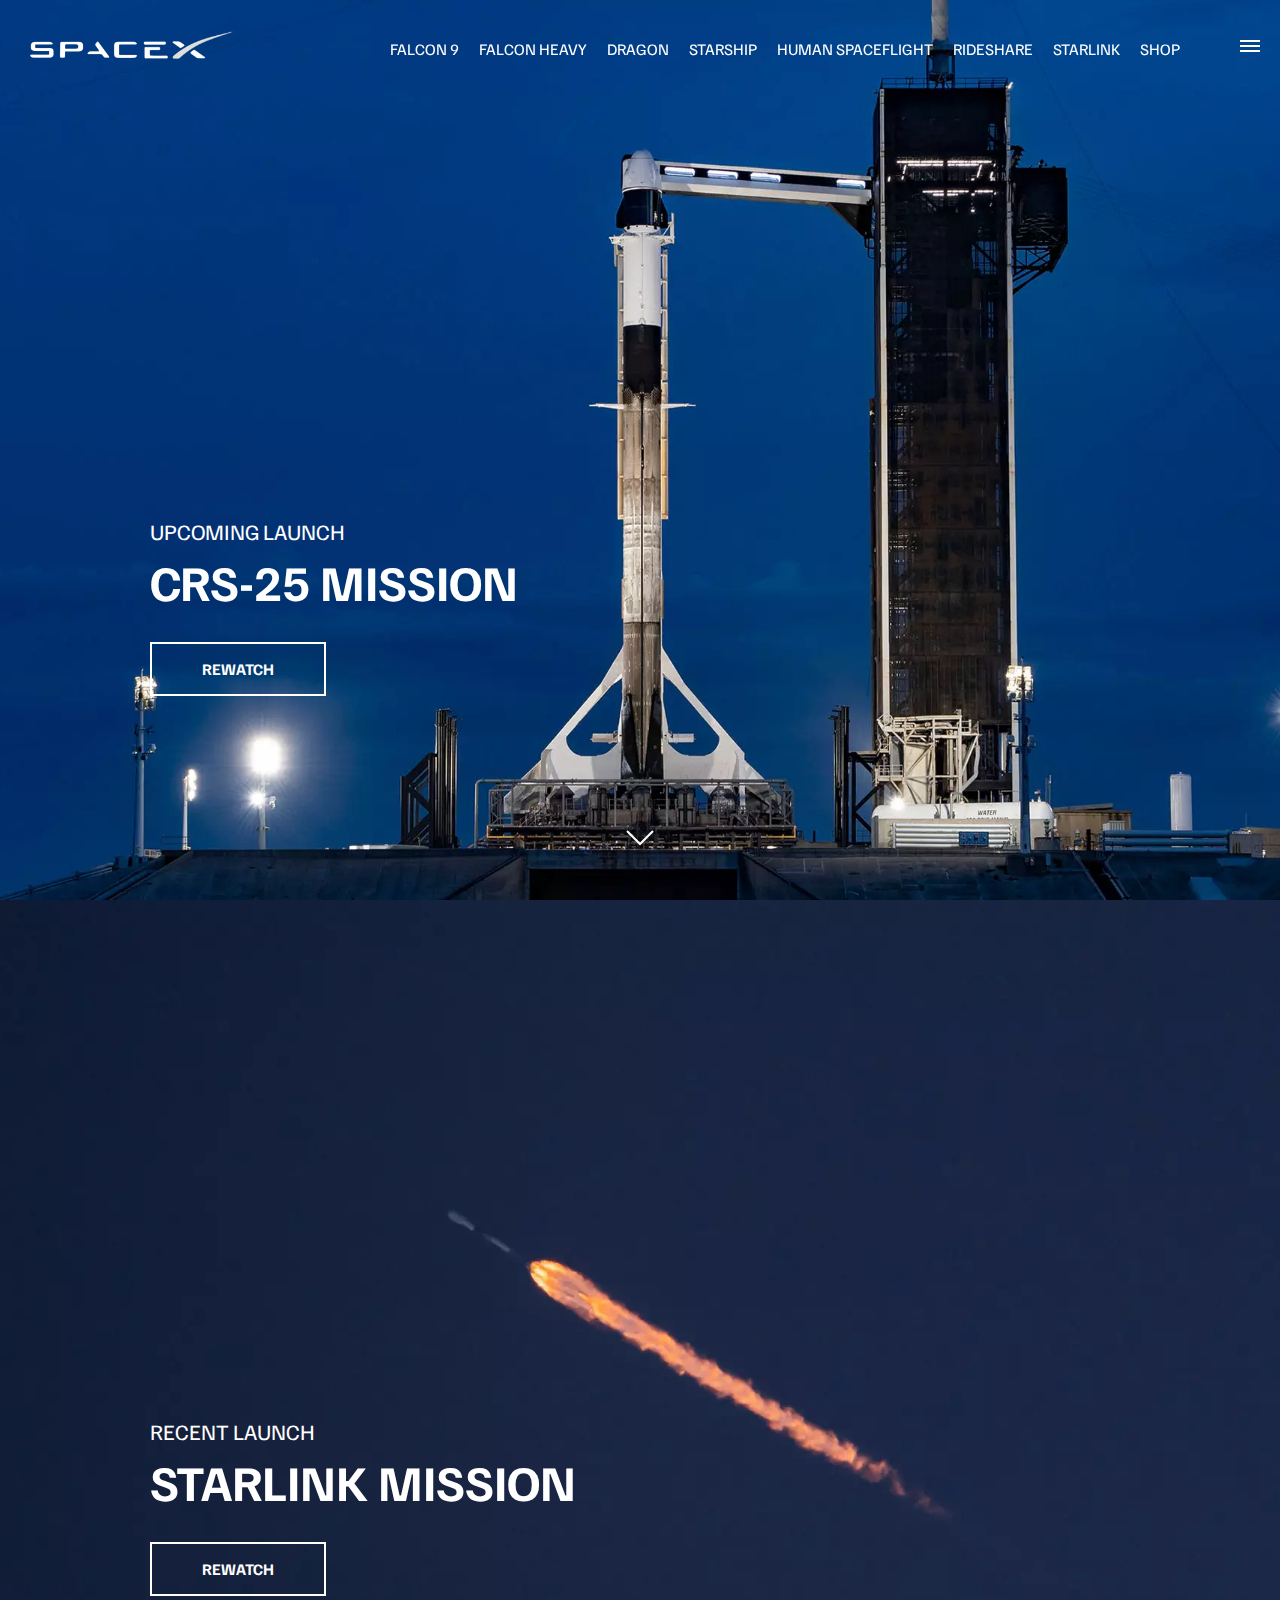
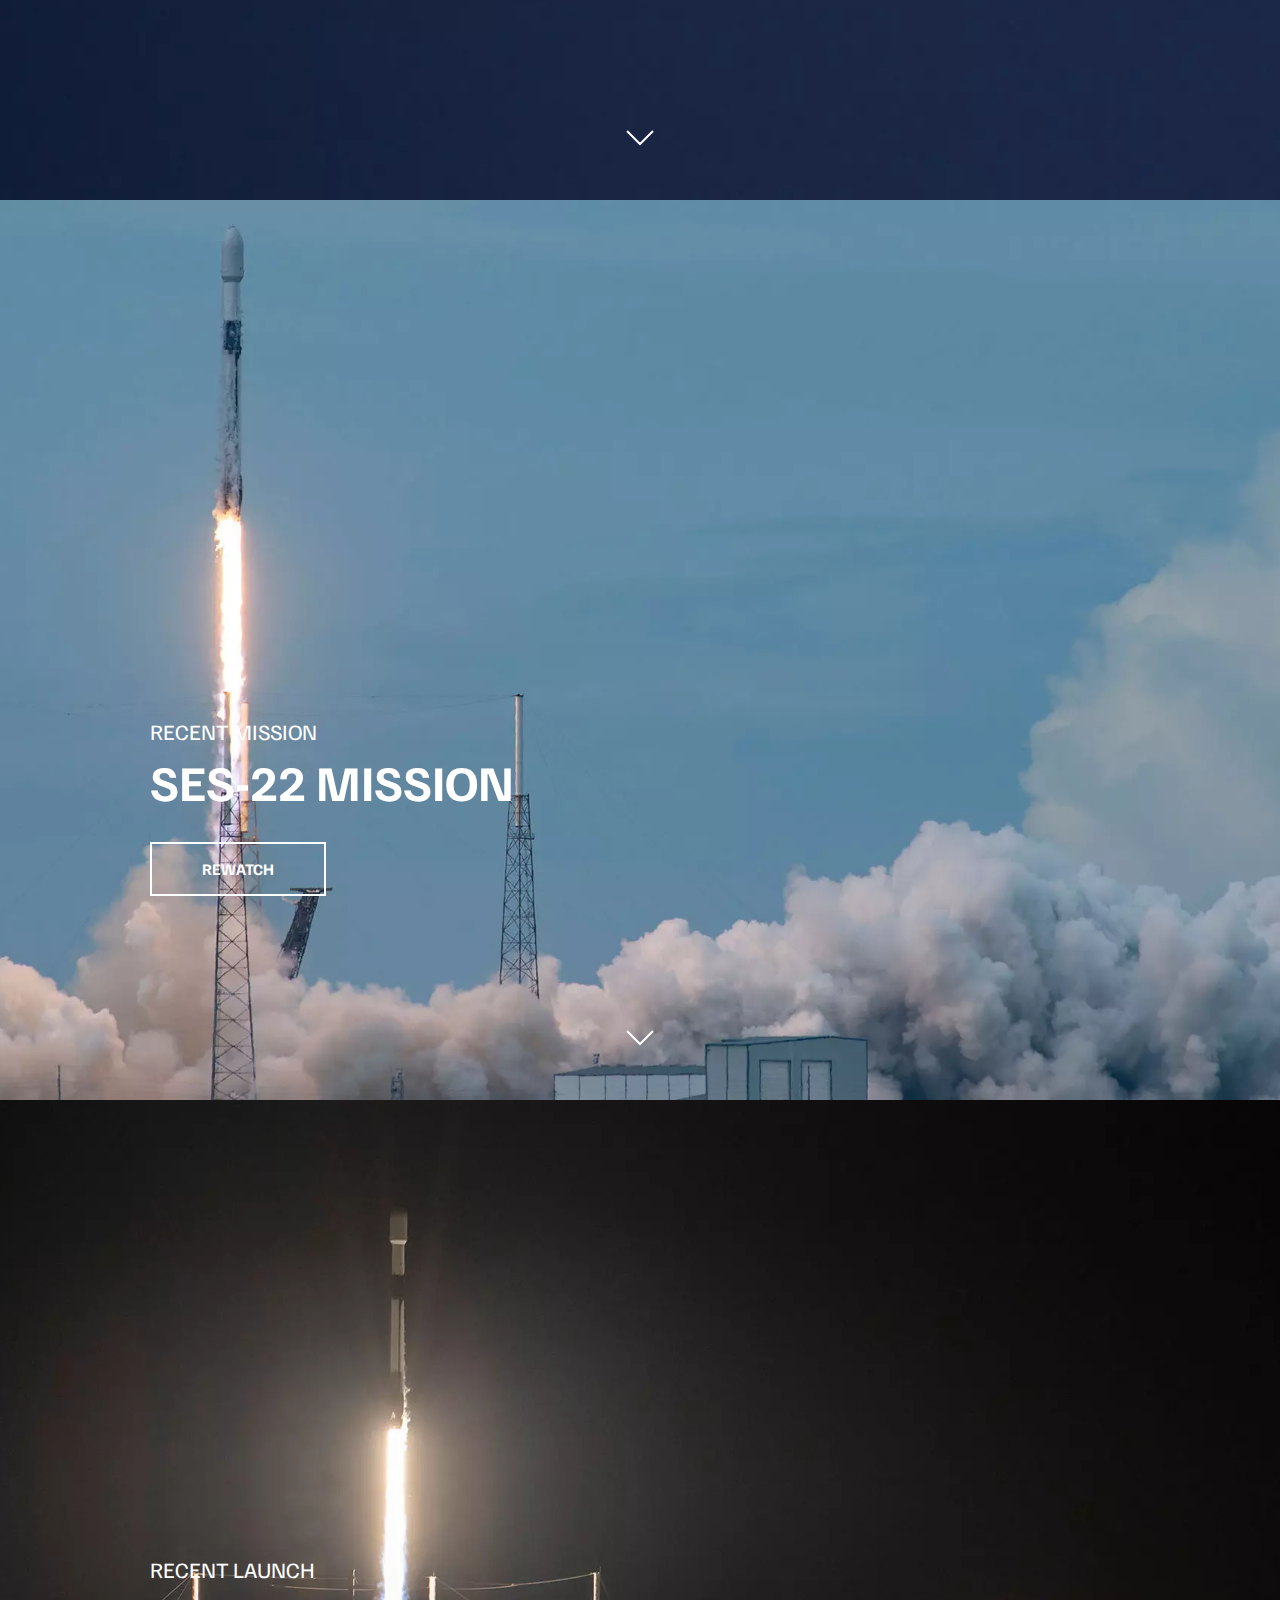
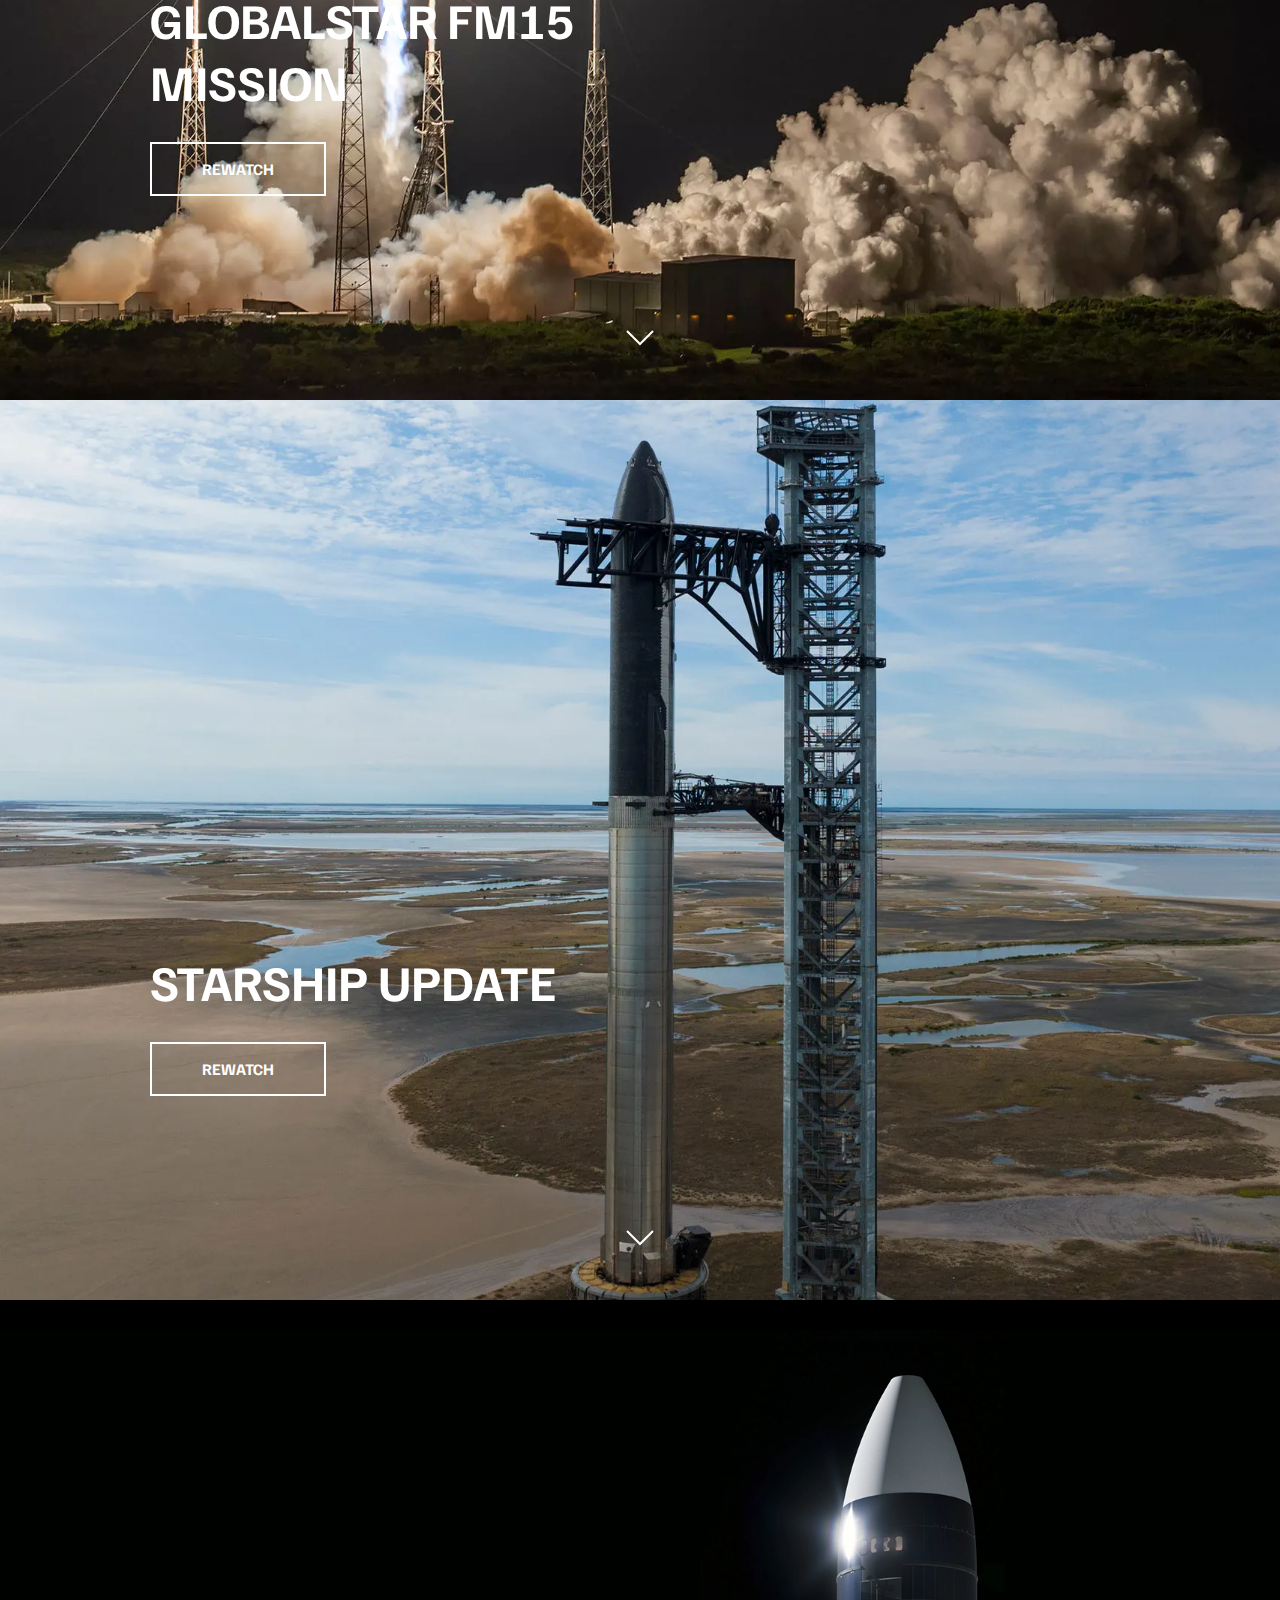
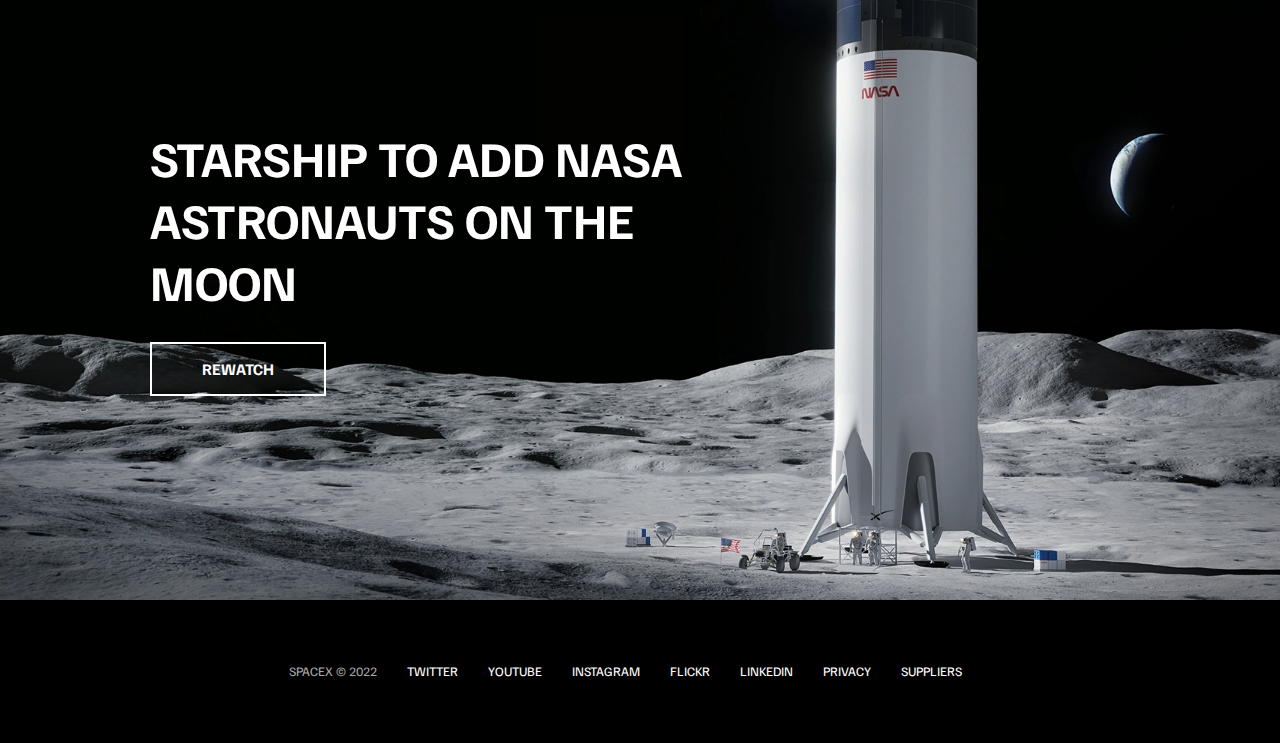
<file: index.html>
<!DOCTYPE html>
<html lang="en">

<head>
  <meta charset="UTF-8" />
  <meta http-equiv="X-UA-Compatible" content="IE=edge" />
  <meta name="viewport" content="width=device-width, initial-scale=1.0" />
  <link rel="stylesheet" href="css/style.css" />
  <script src="js/script.js" defer></script>
  <title>SpaceX</title>
</head>

<body>
  <div id="overlay"></div>
  <div id="mobile-menu" class="mobile-main-menu">
    <ul>
      <li><a href="#">Mission</a></li>
      <li><a href="#">Launches</a></li>
      <li><a href="#">Careers</a></li>
      <li><a href="#">Updates</a></li>
      <li><a href="#">Shop</a></li>

      <li class="mobile-only"><a href="falcon9.html">Falcon 9</a></li>
      <li class="mobile-only">
        <a href="falcon-heavy.html">Falcon Heavy</a>
      </li>
      <li class="mobile-only"><a href="dragon.html">Dragon</a></li>
      <li class="mobile-only"><a href="#">Starship</a></li>
      <li class="mobile-only"><a href="#">Human Spaceflight</a></li>
      <li class="mobile-only"><a href="#">Rideshare</a></li>
      <li class="mobile-only"><a href="#">Starlink</a></li>
    </ul>
  </div>
  <header class="main-header">
    <div class="logo">
      <a href="index.html">
        <img src="img/logo.png" alt="SpaceX" />
      </a>
    </div>
    <nav class="desktop-main-menu">
      <ul>
        <li><a href="falcon9.html">Falcon 9</a></li>
        <li><a href="falcon-heavy.html">Falcon Heavy</a></li>
        <li><a href="dragon.html">Dragon</a></li>
        <li><a href="#">Starship</a></li>
        <li><a href="#">Human Spaceflight</a></li>
        <li><a href="#">Rideshare</a></li>
        <li><a href="#">Starlink</a></li>
        <li><a href="#">Shop</a></li>
      </ul>
    </nav>
  </header>

  <!-- Hamburger Menu -->
  <button id="menu-btn" class="hamburger" type="button">
    <span class="hamburger-top"></span>
    <span class="hamburger-middle"></span>
    <span class="hamburger-bottom"></span>
  </button>

  <!-- Section A -->
  <section class="section-a">
    <div class="section-inner">
      <h4>Upcoming Launch</h4>
      <h2>CRS-25 Mission</h2>
      <a href="#" class="btn">
        <div class="hover"></div>
        <span>Rewatch</span>
      </a>
    </div>

    <div class="scroll-arrow">
      <svg width="30px" height="20px">
        <path stroke="#ffffff" fill="none" stroke-width="2px" d="M2.000,5.000 L15.000,18.000 L28.000,5.000 "></path>
      </svg>
    </div>
  </section>

  <!-- Section B -->
  <section class="section-b">
    <div class="section-inner">
      <h4>Recent Launch</h4>
      <h2>Starlink Mission</h2>
      <a href="#" class="btn">
        <div class="hover"></div>
        <span>Rewatch</span>
      </a>
    </div>

    <div class="scroll-arrow">
      <svg width="30px" height="20px">
        <path stroke="#ffffff" fill="none" stroke-width="2px" d="M2.000,5.000 L15.000,18.000 L28.000,5.000 "></path>
      </svg>
    </div>
  </section>

  <!-- Section C -->
  <section class="section-c">
    <div class="section-inner">
      <h4>Recent Mission</h4>
      <h2>SES-22 Mission</h2>
      <a href="#" class="btn">
        <div class="hover"></div>
        <span>Rewatch</span>
      </a>
    </div>

    <div class="scroll-arrow">
      <svg width="30px" height="20px">
        <path stroke="#ffffff" fill="none" stroke-width="2px" d="M2.000,5.000 L15.000,18.000 L28.000,5.000 "></path>
      </svg>
    </div>
  </section>

  <!-- Section D -->
  <section class="section-d">
    <div class="section-inner">
      <h4>Recent Launch</h4>
      <h2>Globalstar FM15 Mission</h2>
      <a href="#" class="btn">
        <div class="hover"></div>
        <span>Rewatch</span>
      </a>
    </div>

    <div class="scroll-arrow">
      <svg width="30px" height="20px">
        <path stroke="#ffffff" fill="none" stroke-width="2px" d="M2.000,5.000 L15.000,18.000 L28.000,5.000 "></path>
      </svg>
    </div>
  </section>

  <!-- Section E -->
  <section class="section-e">
    <div class="section-inner">
      <h2>Starship Update</h2>
      <a href="#" class="btn">
        <div class="hover"></div>
        <span>Rewatch</span>
      </a>
    </div>

    <div class="scroll-arrow">
      <svg width="30px" height="20px">
        <path stroke="#ffffff" fill="none" stroke-width="2px" d="M2.000,5.000 L15.000,18.000 L28.000,5.000 "></path>
      </svg>
    </div>
  </section>

  <!-- Section F -->
  <section class="section-f">
    <div class="section-inner">
      <h2>Starship to add NASA astronauts on the moon</h2>
      <a href="#" class="btn">
        <div class="hover"></div>
        <span>Rewatch</span>
      </a>
    </div>
  </section>

  <footer>
    <ul>
      <li>SpaceX &copy; 2022</li>
      <li><a href="#">Twitter</a></li>
      <li><a href="#">YouTube</a></li>
      <li><a href="#">Instagram</a></li>
      <li><a href="#">Flickr</a></li>
      <li><a href="#">LinkedIn</a></li>
      <li><a href="#">Privacy</a></li>
      <li><a href="#">Suppliers</a></li>
    </ul>
  </footer>
</body>

</html>
</file>
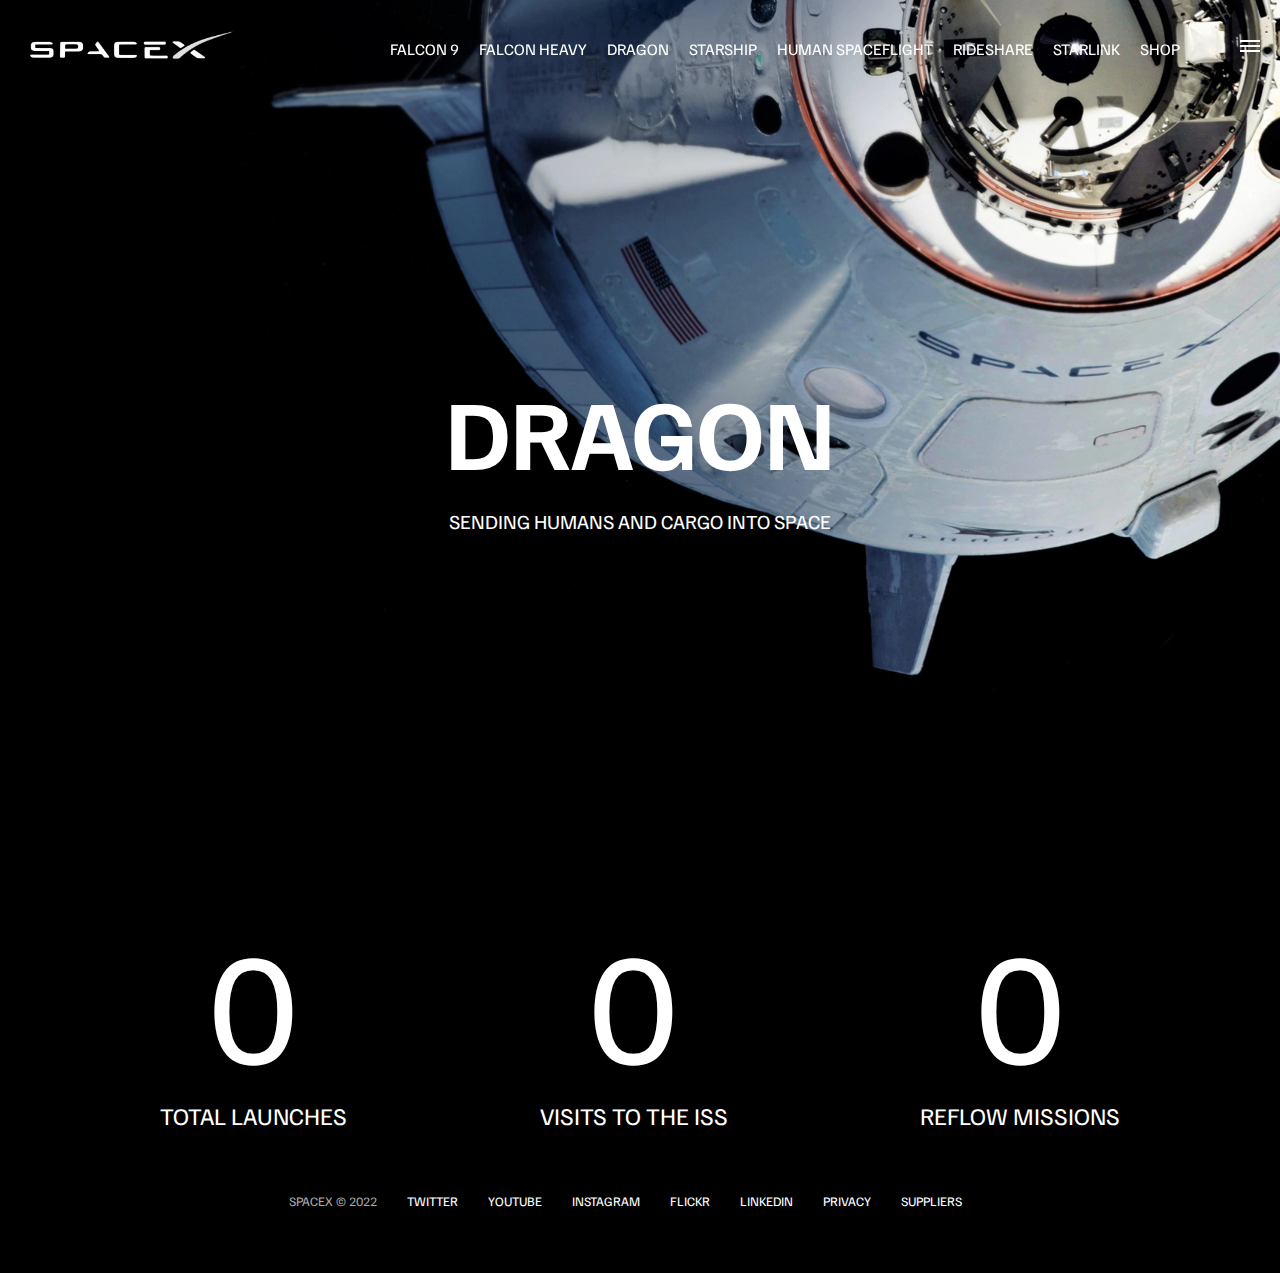
<file: dragon.html>
<!DOCTYPE html>
<html lang="en">

<head>
  <meta charset="UTF-8" />
  <meta http-equiv="X-UA-Compatible" content="IE=edge" />
  <meta name="viewport" content="width=device-width, initial-scale=1.0" />
  <link rel="stylesheet" href="css/style.css" />
  <script src="js/script.js" defer></script>
  <title>SpaceX - Dragon</title>
</head>

<body>
  <div id="overlay"></div>
  <div id="mobile-menu" class="mobile-main-menu">
    <ul>
      <li><a href="#">Mission</a></li>
      <li><a href="#">Launches</a></li>
      <li><a href="#">Careers</a></li>
      <li><a href="#">Updates</a></li>
      <li><a href="#">Shop</a></li>

      <li class="mobile-only"><a href="falcon9.html">Falcon 9</a></li>
      <li class="mobile-only">
        <a href="falcon-heavy.html">Falcon Heavy</a>
      </li>
      <li class="mobile-only"><a href="dragon.html">Dragon</a></li>
      <li class="mobile-only"><a href="#">Starship</a></li>
      <li class="mobile-only"><a href="#">Human Spaceflight</a></li>
      <li class="mobile-only"><a href="#">Rideshare</a></li>
      <li class="mobile-only"><a href="#">Starlink</a></li>
    </ul>
  </div>
  <header class="main-header">
    <div class="logo">
      <a href="index.html">
        <img src="img/logo.png" alt="SpaceX" />
      </a>
    </div>
    <nav class="desktop-main-menu">
      <ul>
        <li><a href="falcon9.html">Falcon 9</a></li>
        <li><a href="falcon-heavy.html">Falcon Heavy</a></li>
        <li><a href="dragon.html">Dragon</a></li>
        <li><a href="#">Starship</a></li>
        <li><a href="#">Human Spaceflight</a></li>
        <li><a href="#">Rideshare</a></li>
        <li><a href="#">Starlink</a></li>
        <li><a href="#">Shop</a></li>
      </ul>
    </nav>
  </header>

  <!-- Hamburger Menu -->
  <button id="menu-btn" class="hamburger" type="button">
    <span class="hamburger-top"></span>
    <span class="hamburger-middle"></span>
    <span class="hamburger-bottom"></span>
  </button>

  <section class="section-animate bg-dragon"></section>
  <div class="section-inner-center">
    <h3>Dragon</h3>
    <p>Sending humans and cargo into space</p>
  </div>

  <div class="stats">
    <div>
      <span class="counter" data-target="34">0</span>
      <h4>Total Launches</h4>
    </div>
    <div>
      <span class="counter" data-target="31">0</span>
      <h4>Visits to the ISS</h4>
    </div>
    <div>
      <span class="counter" data-target="13">0</span>
      <h4>Reflow Missions</h4>
    </div>
  </div>

  <footer>
    <ul>
      <li>SpaceX &copy; 2022</li>
      <li><a href="#">Twitter</a></li>
      <li><a href="#">YouTube</a></li>
      <li><a href="#">Instagram</a></li>
      <li><a href="#">Flickr</a></li>
      <li><a href="#">LinkedIn</a></li>
      <li><a href="#">Privacy</a></li>
      <li><a href="#">Suppliers</a></li>
    </ul>
  </footer>
</body>

</html>
</file>
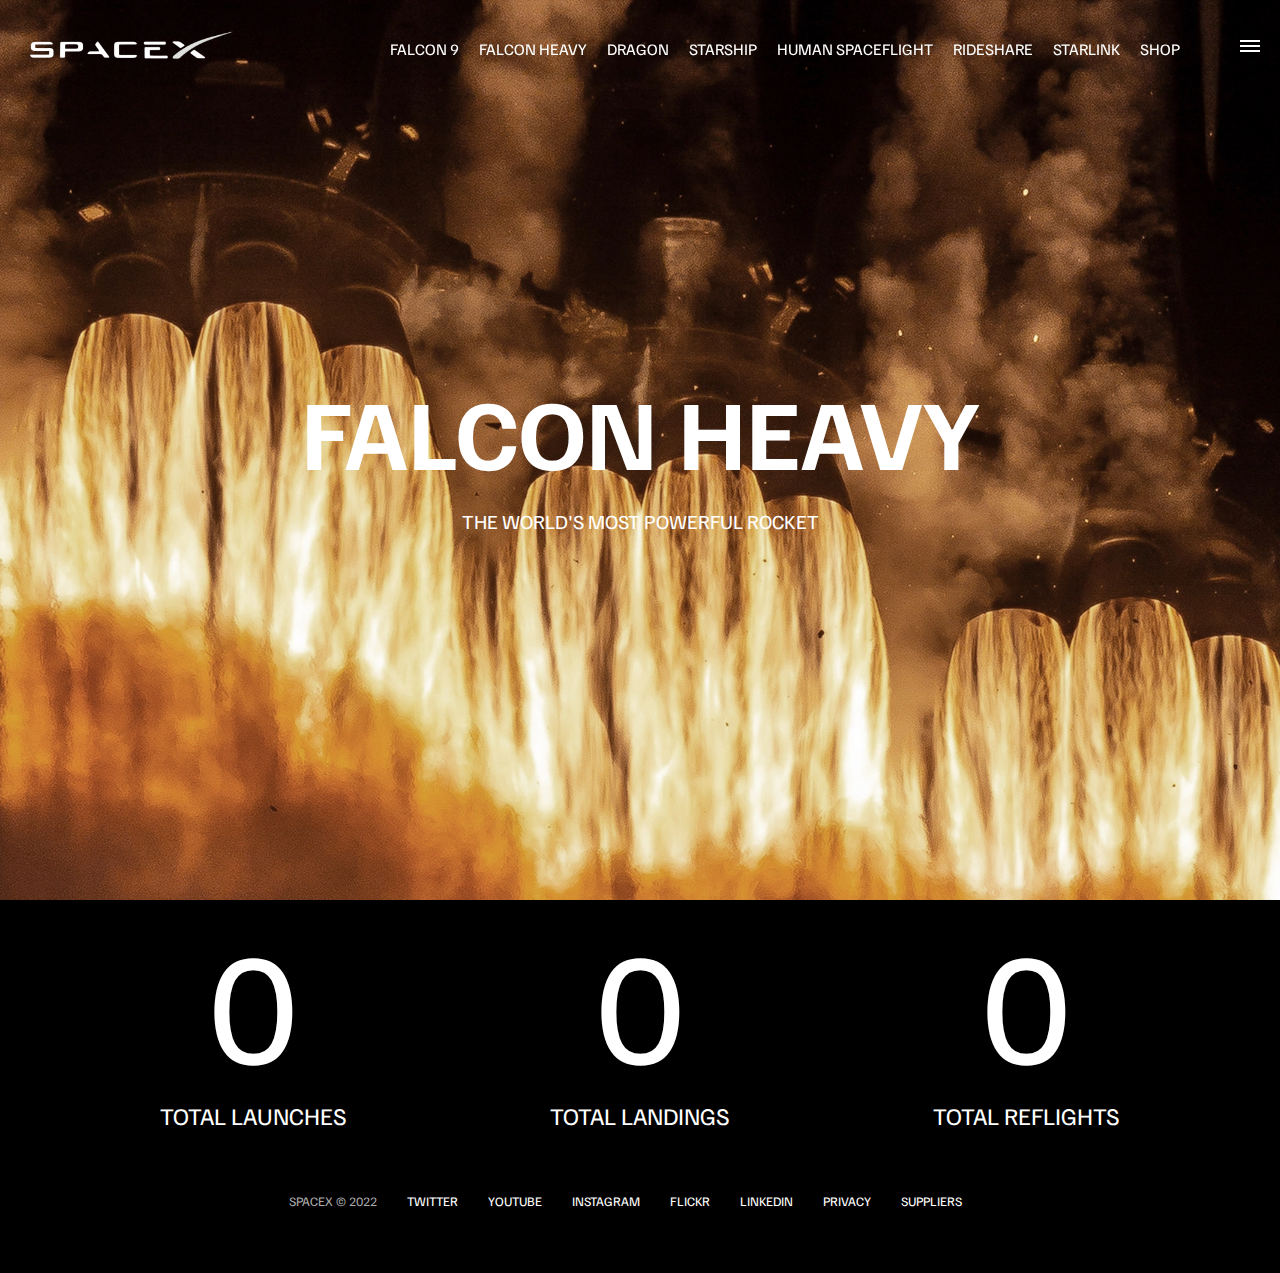
<file: falcon-heavy.html>
<!DOCTYPE html>
<html lang="en">
  <head>
    <meta charset="UTF-8" />
    <meta http-equiv="X-UA-Compatible" content="IE=edge" />
    <meta name="viewport" content="width=device-width, initial-scale=1.0" />
    <link rel="stylesheet" href="css/style.css" />
    <script src="js/script.js" defer></script>
    <title>SpaceX - Falcon Heavy</title>
  </head>
  <body>
    <div id="overlay"></div>
    <div id="mobile-menu" class="mobile-main-menu">
      <ul>
        <li><a href="#">Mission</a></li>
        <li><a href="#">Launches</a></li>
        <li><a href="#">Careers</a></li>
        <li><a href="#">Updates</a></li>
        <li><a href="#">Shop</a></li>

        <li class="mobile-only"><a href="falcon9.html">Falcon 9</a></li>
        <li class="mobile-only">
          <a href="falcon-heavy.html">Falcon Heavy</a>
        </li>
        <li class="mobile-only"><a href="dragon.html">Dragon</a></li>
        <li class="mobile-only"><a href="#">Starship</a></li>
        <li class="mobile-only"><a href="#">Human Spaceflight</a></li>
        <li class="mobile-only"><a href="#">Rideshare</a></li>
        <li class="mobile-only"><a href="#">Starlink</a></li>
      </ul>
    </div>
    <header class="main-header">
      <div class="logo">
        <a href="index.html">
          <img src="img/logo.png" alt="SpaceX" />
        </a>
      </div>
      <nav class="desktop-main-menu">
        <ul>
          <li><a href="falcon9.html">Falcon 9</a></li>
          <li><a href="falcon-heavy.html">Falcon Heavy</a></li>
          <li><a href="dragon.html">Dragon</a></li>
          <li><a href="#">Starship</a></li>
          <li><a href="#">Human Spaceflight</a></li>
          <li><a href="#">Rideshare</a></li>
          <li><a href="#">Starlink</a></li>
          <li><a href="#">Shop</a></li>
        </ul>
      </nav>
    </header>

    <!-- Hamburger Menu -->
    <button id="menu-btn" class="hamburger" type="button">
      <span class="hamburger-top"></span>
      <span class="hamburger-middle"></span>
      <span class="hamburger-bottom"></span>
    </button>

    <section class="section-animate bg-falcon-heavy"></section>
    <div class="section-inner-center">
      <h3>Falcon Heavy</h3>
      <p>The world's most powerful rocket</p>
    </div>

    <div class="stats">
      <div>
        <span class="counter" data-target="3">0</span>
        <h4>Total Launches</h4>
      </div>
      <div>
        <span class="counter" data-target="7">0</span>
        <h4>Total Landings</h4>
      </div>
      <div>
        <span class="counter" data-target="4">0</span>
        <h4>Total Reflights</h4>
      </div>
    </div>

    <footer>
      <ul>
        <li>SpaceX &copy; 2022</li>
        <li><a href="#">Twitter</a></li>
        <li><a href="#">YouTube</a></li>
        <li><a href="#">Instagram</a></li>
        <li><a href="#">Flickr</a></li>
        <li><a href="#">LinkedIn</a></li>
        <li><a href="#">Privacy</a></li>
        <li><a href="#">Suppliers</a></li>
      </ul>
    </footer>
  </body>
</html>
</file>
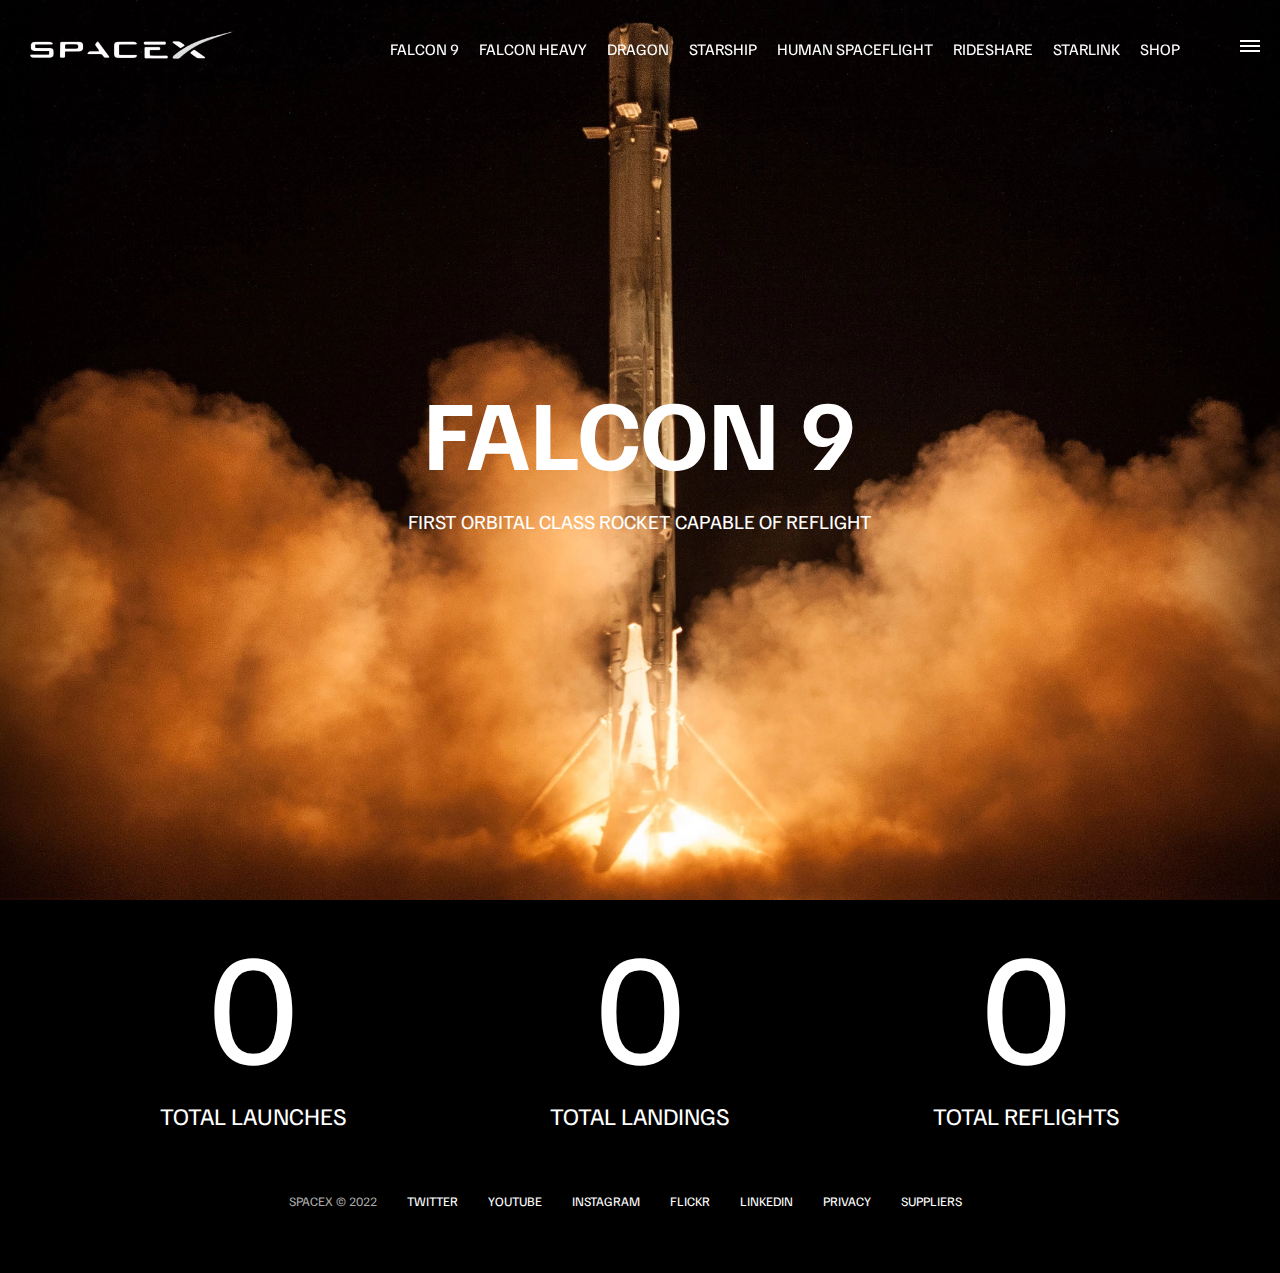
<file: falcon9.html>
<!DOCTYPE html>
<html lang="en">

<head>
  <meta charset="UTF-8" />
  <meta http-equiv="X-UA-Compatible" content="IE=edge" />
  <meta name="viewport" content="width=device-width, initial-scale=1.0" />
  <link rel="stylesheet" href="css/style.css" />
  <script src="js/script.js" defer></script>
  <title>SpaceX - Falcon 9</title>
</head>

<body>
  <div id="overlay"></div>
  <div id="mobile-menu" class="mobile-main-menu">
    <ul>
      <li><a href="#">Mission</a></li>
      <li><a href="#">Launches</a></li>
      <li><a href="#">Careers</a></li>
      <li><a href="#">Updates</a></li>
      <li><a href="#">Shop</a></li>

      <li class="mobile-only"><a href="falcon9.html">Falcon 9</a></li>
      <li class="mobile-only">
        <a href="falcon-heavy.html">Falcon Heavy</a>
      </li>
      <li class="mobile-only"><a href="dragon.html">Dragon</a></li>
      <li class="mobile-only"><a href="#">Starship</a></li>
      <li class="mobile-only"><a href="#">Human Spaceflight</a></li>
      <li class="mobile-only"><a href="#">Rideshare</a></li>
      <li class="mobile-only"><a href="#">Starlink</a></li>
    </ul>
  </div>
  <header class="main-header">
    <div class="logo">
      <a href="index.html">
        <img src="img/logo.png" alt="SpaceX" />
      </a>
    </div>
    <nav class="desktop-main-menu">
      <ul>
        <li><a href="falcon9.html">Falcon 9</a></li>
        <li><a href="falcon-heavy.html">Falcon Heavy</a></li>
        <li><a href="dragon.html">Dragon</a></li>
        <li><a href="#">Starship</a></li>
        <li><a href="#">Human Spaceflight</a></li>
        <li><a href="#">Rideshare</a></li>
        <li><a href="#">Starlink</a></li>
        <li><a href="#">Shop</a></li>
      </ul>
    </nav>
  </header>

  <!-- Hamburger Menu -->
  <button id="menu-btn" class="hamburger" type="button">
    <span class="hamburger-top"></span>
    <span class="hamburger-middle"></span>
    <span class="hamburger-bottom"></span>
  </button>

  <section class="section-animate bg-falcon-9"></section>
  <div class="section-inner-center">
    <h3>Falcon 9</h3>
    <p>First orbital class rocket capable of reflight</p>
  </div>

  <div class="stats">
    <div>
      <span class="counter" data-target="3">0</span>
      <h4>Total Launches</h4>
    </div>
    <div>
      <span class="counter" data-target="7">0</span>
      <h4>Total Landings</h4>
    </div>
    <div>
      <span class="counter" data-target="4">0</span>
      <h4>Total Reflights</h4>
    </div>
  </div>

  <footer>
    <ul>
      <li>SpaceX &copy; 2022</li>
      <li><a href="#">Twitter</a></li>
      <li><a href="#">YouTube</a></li>
      <li><a href="#">Instagram</a></li>
      <li><a href="#">Flickr</a></li>
      <li><a href="#">LinkedIn</a></li>
      <li><a href="#">Privacy</a></li>
      <li><a href="#">Suppliers</a></li>
    </ul>
  </footer>
</body>

</html>
</file>
<file: css/style.css>
@import url("https://fonts.googleapis.com/css2?family=Familjen+Grotesk:wght@400;600;700&display=swap");

*,
*::before,
*::after {
  margin: 0;
  padding: 0;
  box-sizing: border-box;
}

body {
  font-family: "Familjen Grotesk", sans-serif;
  background: #000;
  color: #fff;
}

a {
  text-decoration: none;
  color: #fff;
}

ul {
  list-style: none;
}

/* Header/Navbar */
.main-header {
  position: fixed;
  top: 0;
  left: 0;
  width: 100%;
  z-index: 3;
  display: flex;
  justify-content: space-between;
  align-items: center;
  text-transform: uppercase;
  height: 100px;
  padding: 0 30px;
}

/* Logo */
.logo {
  width: 210px;
  height: auto;
}

.logo img {
  display: block;
  width: 100%;
  height: auto;
}

/* Desktop Menu */
.desktop-main-menu {
  margin-right: 50px;
}

.desktop-main-menu ul {
  display: flex;
}

.desktop-main-menu ul li {
  position: relative;
  margin-right: 20px;
  padding-bottom: 2px;
}

/* Menu item bottom border */
.desktop-main-menu ul li a::after {
  content: "";
  position: absolute;
  bottom: 0;
  left: 0;
  width: 100%;
  height: 1px;
  background: #fff;
  transform: scaleX(0);
  transition: transform 0.6s cubic-bezier(0.19, 1, 0.22, 1);
  transform-origin: right center;
}

.desktop-main-menu ul li a:hover::after {
  transform: scaleX(1);
  transform-origin: left center;
  transition-duration: 0.4s;
}

/* Sections */
section {
  position: relative;
  height: 100vh;
  background-position: center center;
  background-repeat: no-repeat;
  background-size: cover;
  text-transform: uppercase;
}

.section-inner {
  position: absolute;
  bottom: 200px;
  left: 150px;
  max-width: 560px;
}

.section-inner h4 {
  font-size: 22px;
  margin-bottom: 5px;
  font-weight: 300;
  animation: fadeInUp 0.5s ease-in-out;
}

.section-inner h2 {
  font-size: 50px;
  font-weight: 700;
  margin-bottom: 20px;
  animation: fadeInUp 0.5s ease-in-out 0.2s;
  animation-fill-mode: both;
  /* // Stop from showing at start */
}

.section-inner a {
  animation: fadeInUp 0.5s ease-in-out 0.4s;
  animation-fill-mode: both;
  /* // Stop from showing at start */
}

/* Background images */
.section-a {
  background-image: url("../img/section-a.webp");
}
.section-b {
  background-image: url("../img/section-b.webp");
}
.section-c {
  background-image: url("../img/section-c.webp");
}
.section-d {
  background-image: url("../img/section-d.webp");
}
.section-e {
  background-image: url("../img/section-e.webp");
}
.section-f {
  background-image: url("../img/section-f.webp");
}

.btn {
  position: relative;
  display: inline-block;
  cursor: pointer;
  text-align: center;
  min-width: 130px;
  padding: 15px 50px;
  margin-top: 10px;
  border: 2px solid #fff;
  text-transform: uppercase;
  font-weight: bold;
  overflow: hidden;
  z-index: 2;
}

.btn:hover span {
  color: #000;
}

.btn .hover {
  position: absolute;
  top: 0;
  left: 0;
  width: 100%;
  height: 100%;
  background-color: #fff;
  color: #000;
  z-index: -1;
  transform: translateY(100%);
  transition: transform 0.6s cubic-bezier(0.19, 1, 0.22, 1);
}

.btn:hover .hover {
  transform: translateY(0);
}

.scroll-arrow {
  position: absolute;
  bottom: 50px;
  left: 50%;
  transform: translateX(-50%);
  animation: fadeBounce 5s infinite;
}

/* Footer */
footer {
  position: relative;
  padding: 55px 0;
}

footer ul {
  display: flex;
  justify-content: center;
  align-items: center;
  flex-wrap: wrap;
}

footer ul li {
  margin-right: 30px;
  color: #aaa;
  text-transform: uppercase;
  font-size: 13px;
  line-height: 2.5;
}

footer ul li a {
  color: #fff;
  transition: color 0.6s;
}

footer ul li a:hover {
  color: #aaa;
}

/* Hamburger Menu */
.hamburger {
  position: fixed;
  top: 40px;
  right: 20px;
  z-index: 10;
  cursor: pointer;
  width: 20px;
  height: 20px;
  background: none;
  border: none;
}

.hamburger-top,
.hamburger-middle,
.hamburger-bottom {
  position: absolute;
  width: 20px;
  height: 2px;
  top: 0;
  left: 0;
  background: #fff;
  transition: all 0.5s;
}

.hamburger-middle {
  transform: translateY(5px);
}

.hamburger-bottom {
  transform: translateY(10px);
}

/* Transition hamburger to X when open */
.open {
  transform: rotate(90deg);
}

.open .hamburger-top {
  transform: rotate(45deg) translateY(6px) translateX(6px);
}

.open .hamburger-middle {
  display: none;
}

.open .hamburger-bottom {
  transform: rotate(-45deg) translateY(6px) translateX(-6px);
}

/* Overlay */
.overlay-show {
  position: fixed;
  top: 0;
  left: 0;
  width: 100%;
  height: 100%;
  background-color: rgba(0, 0, 0, 0.5);
  z-index: 3;
}

/* Stop body scroll */
.stop-scrolling {
  overflow: hidden;
}

/* Hide mobile main menu items */
.mobile-only {
  display: none;
}

/* Mobile menu */
.mobile-main-menu {
  position: fixed;
  top: 0;
  right: 0;
  width: 350px;
  height: 100%;
  background: #000;
  z-index: 4;
  display: flex;
  align-items: center;
  justify-content: center;
  transform: translateX(100%);
  transition: transform 0.6s cubic-bezier(0.19, 1, 0.22, 1);
}

/* Bring menu from right */
.show-menu {
  transform: translateX(0);
}

.mobile-main-menu ul {
  display: flex;
  flex-direction: column;
  align-items: end;
  justify-content: center;
  padding: 50px;
  width: 100%;
}

.mobile-main-menu ul li {
  margin-bottom: 20px;
  font-size: 18px;
  text-transform: uppercase;
  border-bottom: 1px #555 dotted;
  width: 100%;
  text-align: right;
  padding-bottom: 8px;
}

.mobile-main-menu ul li a {
  color: #fff;
  transition: color 0.6s;
}

.mobile-main-menu ul li a:hover {
  color: #aaa;
}

/* Inner Pages */
.bg-falcon-9 {
  background-image: url("../img/falcon-9.webp");
}

.bg-falcon-heavy {
  background-image: url("../img/falcon-heavy.webp");
}

.bg-dragon {
  background-image: url("../img/dragon.webp");
}

.section-animate {
  animation: fadeIn 2s ease-in-out;
}

.section-inner-center {
  position: absolute;
  top: 50%;
  left: 50%;
  transform: translate(-50%, -50%);
  text-transform: uppercase;
  text-align: center;
  width: 80%;
}

.section-inner-center h3 {
  font-size: 100px;
  margin-bottom: 15px;
  animation: fadeInUp 0.5s ease-in-out;
}

.section-inner-center p {
  font-size: 20px;
  animation: fadeInUp 0.5s ease-in-out 0.2s;
  animation-fill-mode: both;
}

/* Stats */
.stats {
  max-width: 960px;
  margin: 0 auto;
  display: flex;
  align-items: center;
  justify-content: space-between;
  text-align: center;
  text-transform: uppercase;
}

.stats div span {
  font-size: 160px;
}

.stats div h4 {
  font-size: 24px;
  font-weight: 300;
}

/* Animations */

@keyframes fadeInUp {
  0% {
    opacity: 0;
    transform: translateY(140px);
  }

  100% {
    opacity: 1;
    transform: translateY(0);
  }
}

@keyframes fadeIn {
  0% {
    opacity: 0;
  }

  100% {
    opacity: 1;
  }
}

@keyframes fadeBounce {
  0%,
  20%,
  50%,
  80%,
  100% {
    opacity: 0;
    transform: translateY(-20px);
  }

  40% {
    opacity: 1;
    transform: translateY(0);
  }
}

/* Media Queries */

@media (max-width: 960px) {
  /* Hide desktop menu */
  .desktop-main-menu {
    display: none;
  }

  /* Show main mobile items */
  .mobile-only {
    display: block;
  }

  .section-inner-center h3 {
    font-size: 75px;
  }
}

@media (max-width: 600px) {
  .section-inner {
    bottom: 75px;
    left: 20px;
  }

  .section-inner h2 {
    font-size: 40px;
  }

  footer ul li:first-child {
    position: absolute;
    top: 30px;
    left: 50%;
    transform: translate(-50%, -50%);
  }

  footer ul li {
    margin-right: 15px;
  }

  .logo {
    width: 150px;
    margin: auto;
  }

  .section-inner-center h3 {
    font-size: 50px;
  }

  /* Stats */
  .stats {
    flex-direction: column;
  }

  .stats div {
    margin-bottom: 20px;
  }
}
</file>
